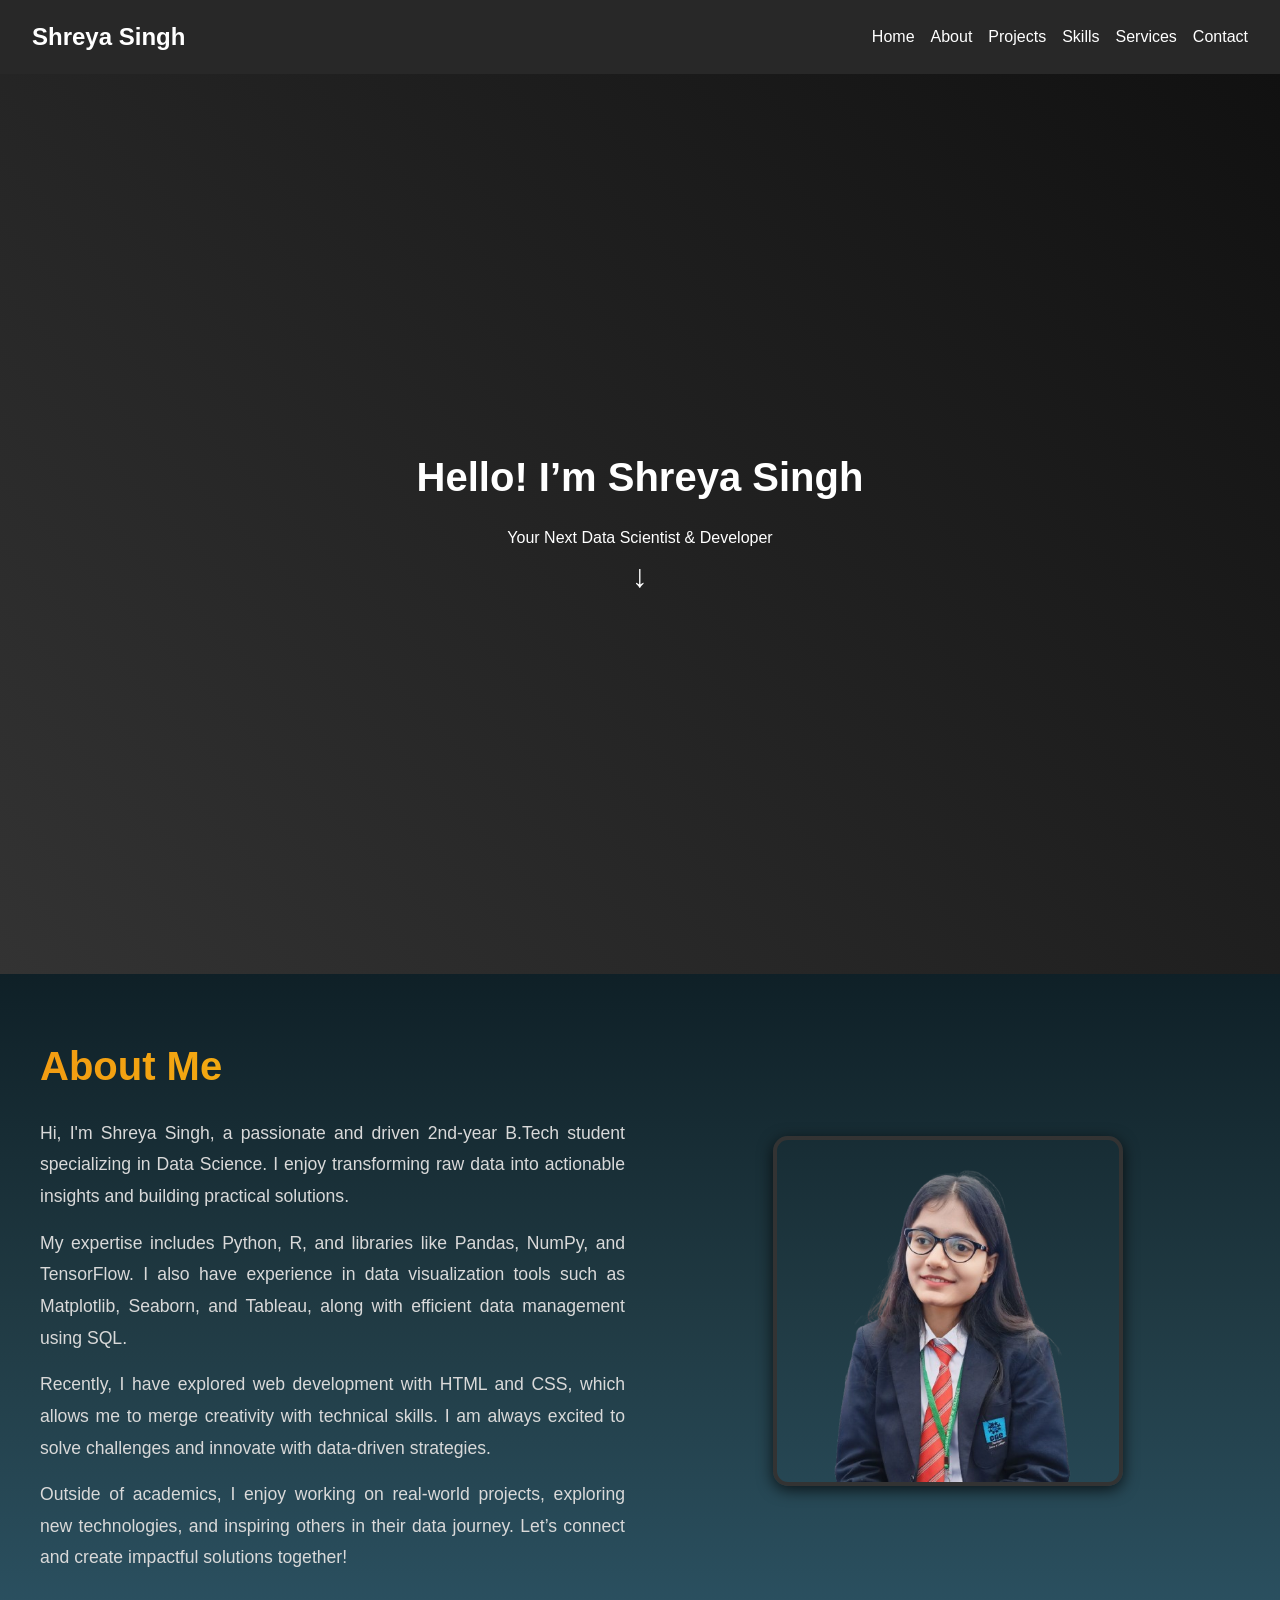
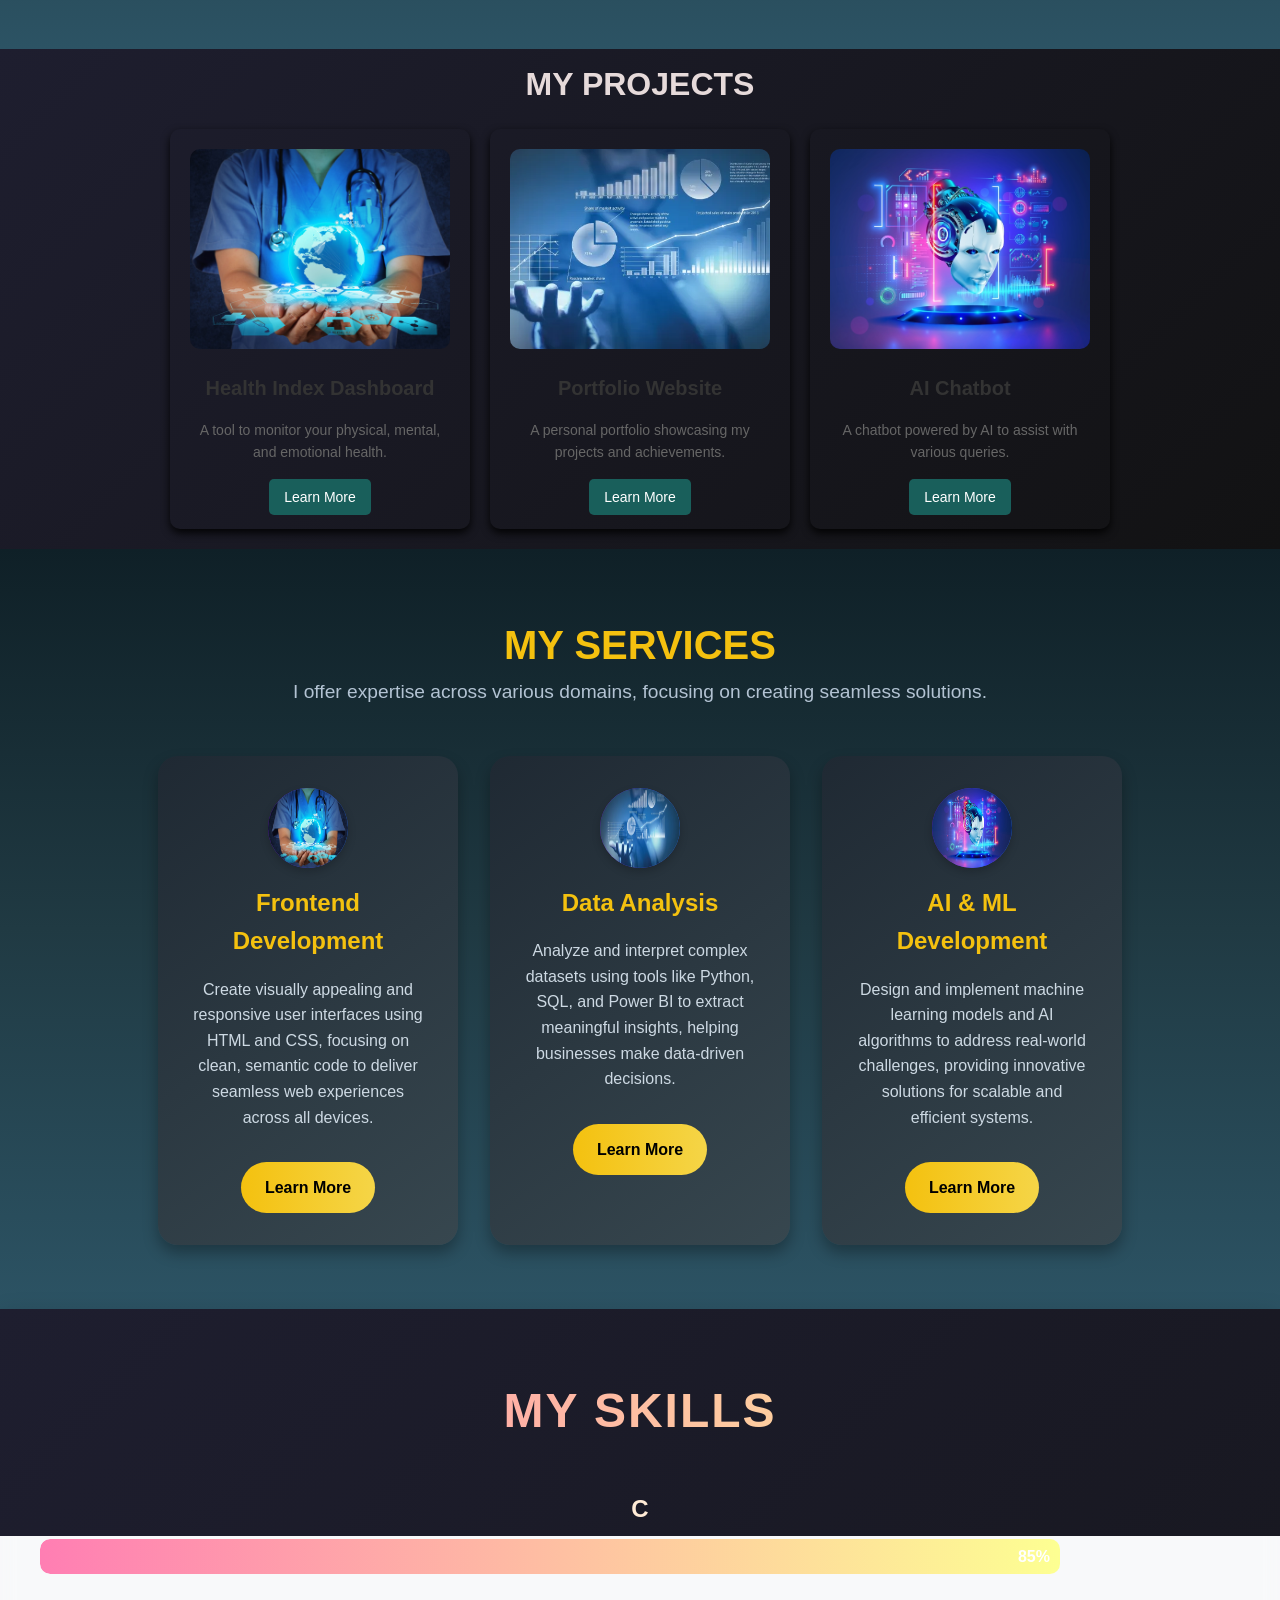
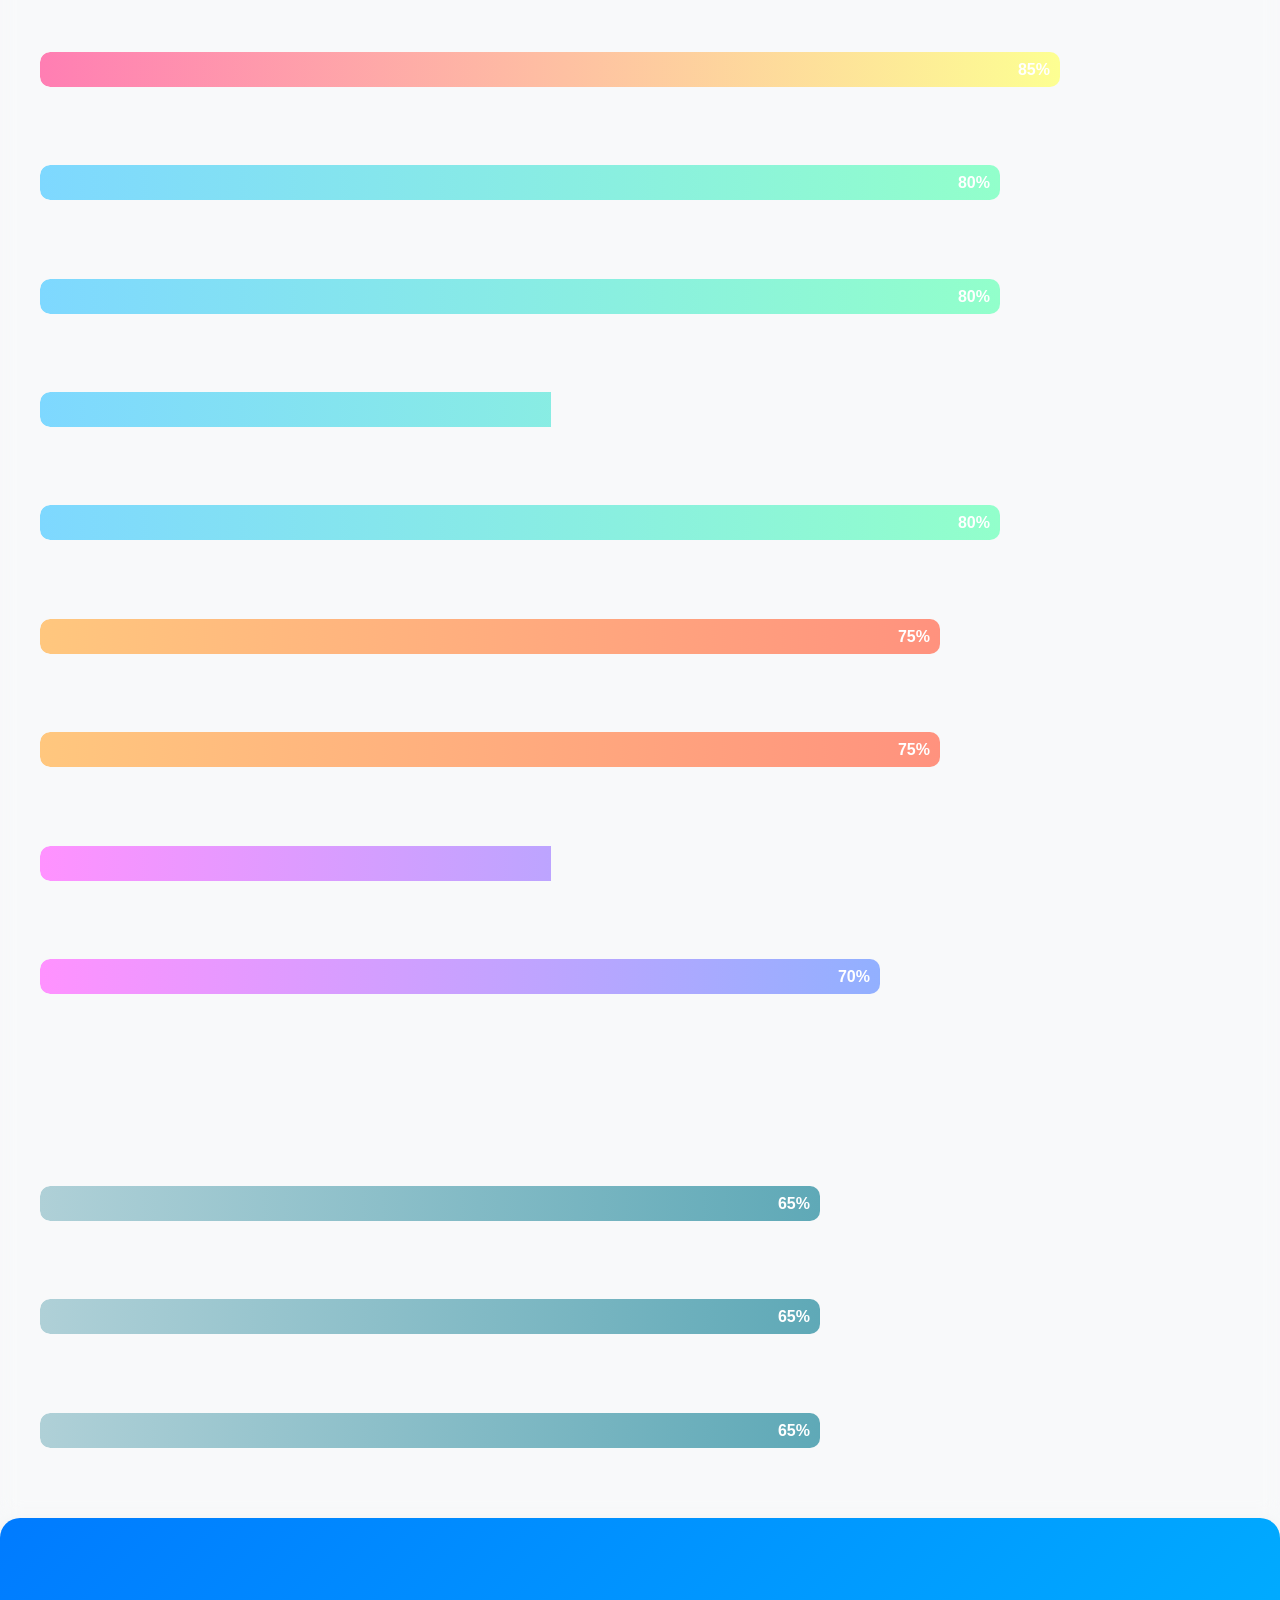
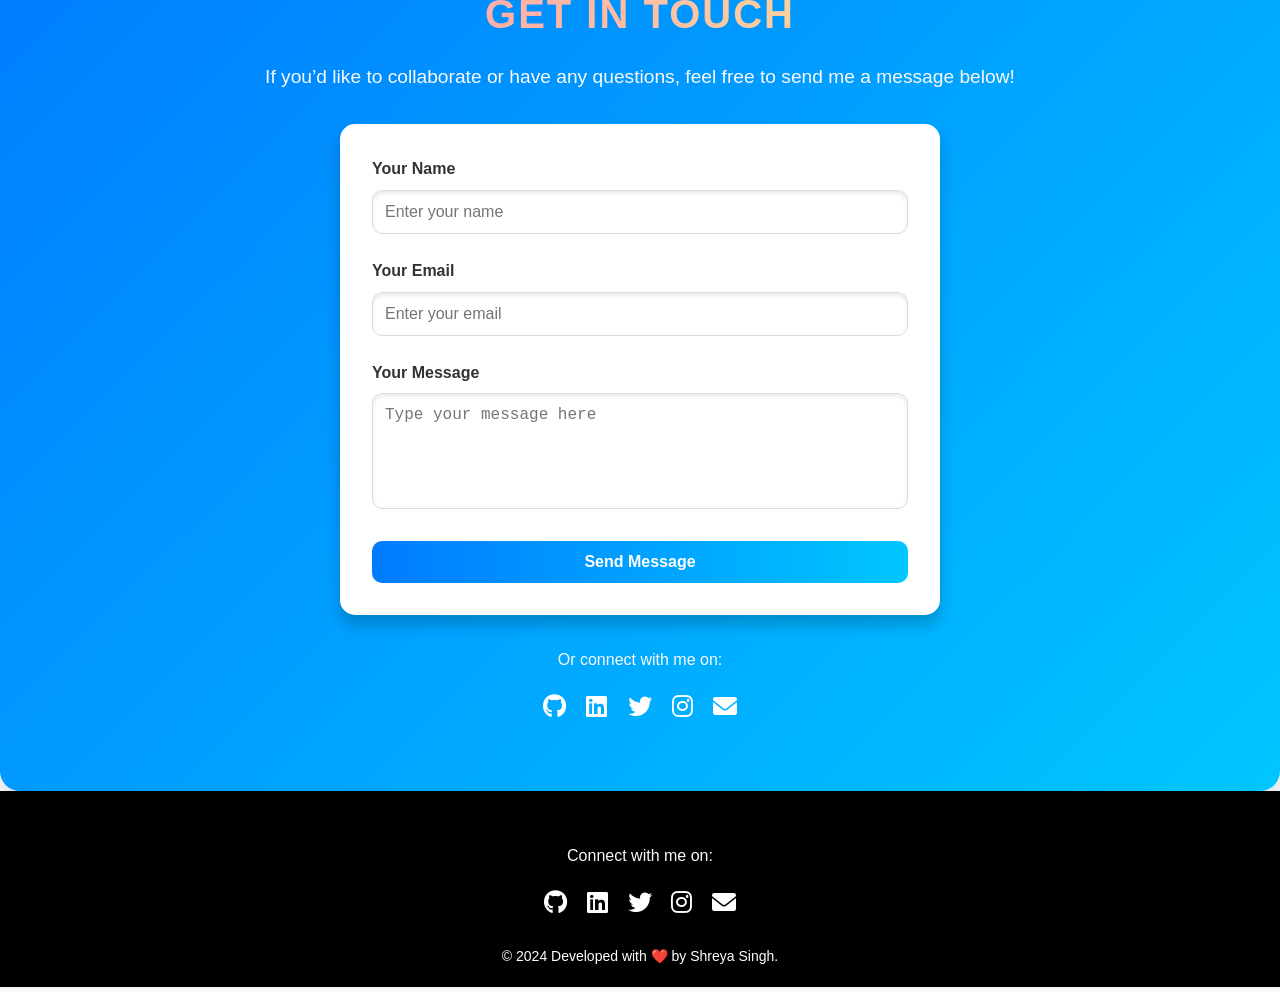
<file: index.html>
<!DOCTYPE html>
<html lang="en">
<head>
    <meta charset="UTF-8">
    <meta name="viewport" content="width=device-width, initial-scale=1.0">
    <title>Shreya Singh | Portfolio</title>
    <!-- Linking external stylesheet -->
    <link rel="stylesheet" href="./styles.css">
    <!-- Linking Font Awesome for icons -->
    <link rel="stylesheet" href="https://cdnjs.cloudflare.com/ajax/libs/font-awesome/6.0.0-beta3/css/all.min.css">
</head>
<body>

    <!-- Navbar Section -->
    <header class="navbar">
        <div class="logo">Shreya Singh</div>
    
        <input type="checkbox" id="menu-toggle" class="menu-toggle" />
        <label for="menu-toggle" class="hamburger">
            <span></span>
            <span></span>
            <span></span>
        </label>
    
        <nav class="nav-links">
            <a href="./index.html">Home</a>
            <a href="./about.html">About</a>
            <a href="./projects.html">Projects</a>
            <a href="./skills-section.html">Skills</a>
            <a href="./service.html">Services</a>
            <a href="./contact.html">Contact</a>
        </nav>
    </header>

    <!-- Hero Section -->
    <section class="hero">
        <h1>Hello! I’m Shreya Singh</h1>
        <p>Your Next Data Scientist & Developer</p>
        <div class="scroll-indicator">↓</div>
    </section>


    <!-- About Section -->
    <section id="about" class="about-section">
      <div class="about-container">
        <div class="about-text">
        <div class="section-header">
          <h2>About Me</h2>
        </div>
          <p>
            Hi, I'm Shreya Singh, a passionate and driven 2nd-year B.Tech student specializing in Data Science. I enjoy transforming raw data into actionable insights and building practical solutions.
          </p>
          <p>
            My expertise includes Python, R, and libraries like Pandas, NumPy, and TensorFlow. I also have experience in data visualization tools such as Matplotlib, Seaborn, and Tableau, along with efficient data management using SQL.
          </p>
          <p>
            Recently, I have explored web development with HTML and CSS, which allows me to merge creativity with technical skills. I am always excited to solve challenges and innovate with data-driven strategies.
          </p>
          <p>
            Outside of academics, I enjoy working on real-world projects, exploring new technologies, and inspiring others in their data journey. Let’s connect and create impactful solutions together!
          </p>
        </div>
        <div class="about-image">
          <img src="./pic shreya.png" alt="Shreya Singh">
        </div>
      </div>
    </section>

    <!-- Projects Section -->
    <section class="projects">
      <div class="project-card">
        <img src="./image3.png" alt="Health Index Dashboard" class="project-img">
        <h3>Health Index Dashboard</h3>
        <p>A tool to monitor your physical, mental, and emotional health.</p>
        <a href="#" class="btn">Learn More</a>
      </div>
      
      <div class="project-card">
        <img src="./image4.png" alt="Portfolio Website" class="project-img">
        <h3>Portfolio Website</h3>
        <p>A personal portfolio showcasing my projects and achievements.</p>
        <a href="#" class="btn">Learn More</a>
      </div>
    
      <div class="project-card">
        <img src="./image5.png" alt="AI Chatbot" class="project-img">
        <h3>AI Chatbot</h3>
        <p>A chatbot powered by AI to assist with various queries.</p>
        <a href="#" class="btn">Learn More</a>
      </div>
    </section>



   <!-- Services Section  -->
   <section class="services">
    <h2 class="section-title">MY SERVICES</h2>
    <p class="section-subtitle">I offer expertise across various domains, focusing on creating seamless solutions.</p>
    <div class="services-container">

      <!-- Frontend Development Card -->
      <div class="service-card">
        <div class="icon-container">
          <img src="./image3.png" alt="Frontend Development Icon" />
        </div>
        <h3>Frontend Development</h3>
        <p>Create visually appealing and responsive user interfaces using HTML and CSS, focusing on clean, semantic code to deliver seamless web experiences across all devices.</p>
        <a href="#skills-section" class="learn-more">Learn More</a>
      </div>
  
      <!-- Data Analysis Card -->
      <div class="service-card">
        <div class="icon-container">
          <img src="./image4.png" alt="Data Analysis Icon" />
        </div>
        <h3>Data Analysis</h3>
        <p>Analyze and interpret complex datasets using tools like Python, SQL, and Power BI to extract meaningful insights, helping businesses make data-driven decisions.</p>
        <a href="#skills-section" class="learn-more">Learn More</a>
      </div>
  
      <!-- AI & ML Development Card -->
      <div class="service-card">
        <div class="icon-container">
          <img src="./image5.png" alt="AI & ML Development Icon" />
        </div>
        <h3>AI & ML Development</h3>
        <p>Design and implement machine learning models and AI algorithms to address real-world challenges, providing innovative solutions for scalable and efficient systems.</p>
        <a href="#skills-section" class="learn-more">Learn More</a>
      </div>
    </div>
  </section>


    <!-- Skills Section -->
     <section id="skills-section" class="skills-section">
    <h2>My Skills</h2>

    <div class="skill-list">

        <!-- C -->
        <div class="skill-item">
            <h3>C</h3>
            <div class="skill-bar">
                <div class="skill-level" style="width: 85%;" data-percent="85">85%</div>
            </div>
        </div>

        <!-- Python -->
        <div class="skill-item">
            <h3>Python</h3>
            <div class="skill-bar">
                <div class="skill-level" style="width: 85%;" data-percent="85">85%</div>
            </div>
        </div>

        <!-- R Programming -->
        <div class="skill-item">
            <h3>R</h3>
            <div class="skill-bar">
                <div class="skill-level" style="width: 80%;" data-percent="80">80%</div>
            </div>
        </div>

        <!-- C++ -->
        <div class="skill-item">
            <h3>C++</h3>
            <div class="skill-bar">
                <div class="skill-level" style="width: 80%;" data-percent="80">80%</div>
            </div>
        </div>

        <!-- Numpy -->
        <div class="skill-item">
            <h3>Numpy</h3>
            <div class="skill-bar">
                <div class="skill-level" style="width: 80%;" data-percent="80">80%</div>
            </div>
        </div>

        <!-- Statistics -->
        <div class="skill-item">
            <h3>Statistics</h3>
            <div class="skill-bar">
                <div class="skill-level" style="width: 80%;" data-percent="80">80%</div>
            </div>
        </div>

        <!-- MySQL -->
        <div class="skill-item">
            <h3>MySQL</h3>
            <div class="skill-bar">
                <div class="skill-level" style="width: 75%;" data-percent="75">75%</div>
            </div>
        </div>

        <!-- Pandas -->
        <div class="skill-item">
            <h3>Pandas</h3>
            <div class="skill-bar">
                <div class="skill-level" style="width: 75%;" data-percent="75">75%</div>
            </div>
        </div>

        <!-- Problem Solving -->
        <div class="skill-item">
            <h3>Problem Solving</h3>
            <div class="skill-bar">
                <div class="skill-level" style="width: 70%;" data-percent="70">70%</div>
            </div>
        </div>

        <!-- ML -->
        <div class="skill-item">
            <h3>Machine Learning</h3>
            <div class="skill-bar">
                <div class="skill-level" style="width: 70%;" data-percent="70">70%</div>
            </div>
        </div>

        <!-- Matplotlib -->
        <div class="skill-item">
            <h3>Matplotlib</h3>
            <div class="skill-bar">
                <div class="skill-level" style="width: 70%;" data-percent="70">70%</div>
            </div>
        </div>

        <!-- HTML -->
        <div class="skill-item">
            <h3>HTML</h3>
            <div class="skill-bar">
                <div class="skill-level" style="width: 65%;" data-percent="65">65%</div>
            </div>
        </div>

        <!-- CSS -->
        <div class="skill-item">
            <h3>CSS</h3>
            <div class="skill-bar">
                <div class="skill-level" style="width: 65%;" data-percent="65">65%</div>
            </div>
        </div>

        <!-- AI -->
        <div class="skill-item">
            <h3>Artificial Intelligence</h3>
            <div class="skill-bar">
                <div class="skill-level" style="width: 65%;" data-percent="65">65%</div>
            </div>
        </div>
    </div>
</section>


<!-- Contact Section -->
<section id="contact" class="contact-section">
    <h2>Get In Touch</h2>
    <p>If you’d like to collaborate or have any questions, feel free to send me a message below!</p>
    
    <form class="contact-form" action="https://example.com/submit" method="post">
        <div class="form-group">
            <label for="name">Your Name</label>
            <input type="text" id="name" name="name" placeholder="Enter your name" required>
        </div>
        <div class="form-group">
            <label for="email">Your Email</label>
            <input type="email" id="email" name="email" placeholder="Enter your email" required>
        </div>
        <div class="form-group">
            <label for="message">Your Message</label>
            <textarea id="message" name="message" rows="5" placeholder="Type your message here" required></textarea>
        </div>
        <button type="submit" class="btn-submit">Send Message</button>
    </form>

    <!-- Social media links -->
    <div class="social-links">
        <p>Or connect with me on:</p>
        <a href="https://github.com/LearnerShreya" target="_blank"><i class="fab fa-github"></i></a>
        <a href="https://www.linkedin.com/in/shreya-singh-561a591a5" target="_blank"><i class="fab fa-linkedin"></i></a>
        <a href="https://x.com/shreya2singh25" target="_blank"><i class="fab fa-twitter"></i></a>
        <a href="https://www.instagram.com/shreya.singh.official.360" target="_blank"><i class="fab fa-instagram"></i></a>
        <a href="mailto:shreya.official.2.25@gmail.com" target="_blank"><i class="fas fa-envelope"></i></a>
    </div>
</section>


<!-- Footer Section -->
<footer>
        <!-- Social media links -->
        <div class="social-links">
            <p>Connect with me on:</p>
            <a href="https://github.com/LearnerShreya" target="_blank"><i class="fab fa-github"></i></a>
            <a href="https://www.linkedin.com/in/shreya-singh-561a591a5" target="_blank"><i class="fab fa-linkedin"></i></a>
            <a href="https://x.com/shreya2singh25" target="_blank"><i class="fab fa-twitter"></i></a>
            <a href="https://www.instagram.com/shreya.singh.official.360" target="_blank"><i class="fab fa-instagram"></i></a>
            <a href="mailto:shreya.official.2.25@gmail.com" target="_blank"><i class="fas fa-envelope"></i></a>
        </div>
    </section>
    <br>
    <p>© 2024 Developed with ❤️ by Shreya Singh.</p>
</footer>

</script>
</body>
</html>
</file>
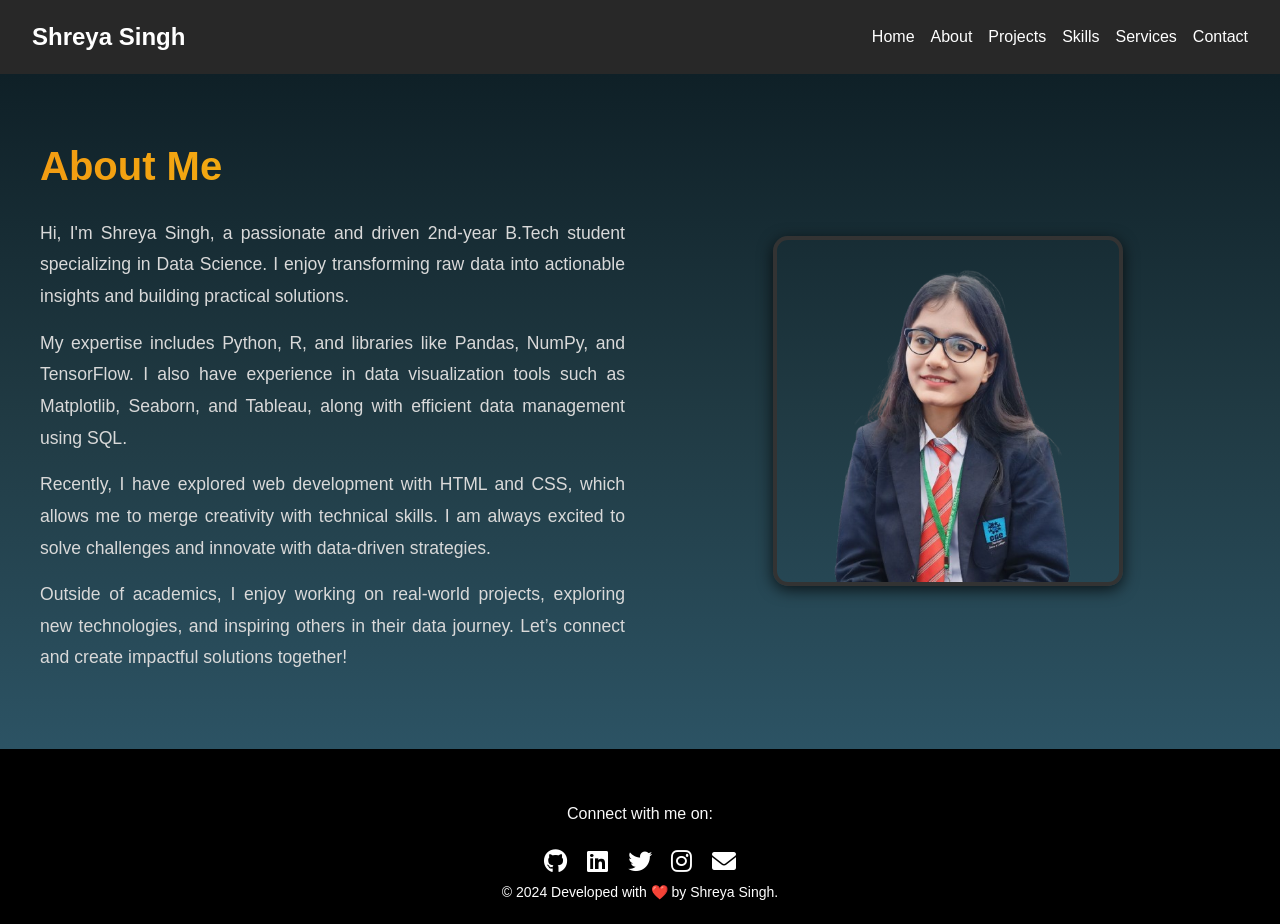
<file: about.html>
<!DOCTYPE html>
<html lang="en">
<head>
    <meta charset="UTF-8">
    <meta name="viewport" content="width=device-width, initial-scale=1.0">
    <title>Shreya Singh | Portfolio</title>
    <link rel="stylesheet" href="./styles.css">
    <link rel="stylesheet" href="https://cdnjs.cloudflare.com/ajax/libs/font-awesome/6.0.0-beta3/css/all.min.css">
</head>
<body>

    <!-- Navbar Section -->
    <header class="navbar">
        <div class="logo">Shreya Singh</div>
    
        <input type="checkbox" id="menu-toggle" class="menu-toggle" />
        <label for="menu-toggle" class="hamburger">
            <span></span>
            <span></span>
            <span></span>
        </label>
    
        <nav class="nav-links">
            <a href="./index.html">Home</a>
            <a href="./about.html">About</a>
            <a href="./projects.html">Projects</a>
            <a href="./skills-section.html">Skills</a>
            <a href="./service.html">Services</a>
            <a href="./contact.html">Contact</a>
        </nav>
    </header>

    <!-- About Section -->
    <section id="about" class="about-section">
        <div class="about-container">
          <div class="about-text">
          <div class="section-header">
            <h2>About Me</h2>
          </div>
            <p>
              Hi, I'm Shreya Singh, a passionate and driven 2nd-year B.Tech student specializing in Data Science. I enjoy transforming raw data into actionable insights and building practical solutions.
            </p>
            <p>
              My expertise includes Python, R, and libraries like Pandas, NumPy, and TensorFlow. I also have experience in data visualization tools such as Matplotlib, Seaborn, and Tableau, along with efficient data management using SQL.
            </p>
            <p>
              Recently, I have explored web development with HTML and CSS, which allows me to merge creativity with technical skills. I am always excited to solve challenges and innovate with data-driven strategies.
            </p>
            <p>
              Outside of academics, I enjoy working on real-world projects, exploring new technologies, and inspiring others in their data journey. Let’s connect and create impactful solutions together!
            </p>
          </div>
          <div class="about-image">
            <img src="./pic shreya.png" alt="Shreya Singh">
          </div>
        </div>
      </section>
      

    <!-- Footer Section -->
    <footer>
        <div class="social-links">
            <p>Connect with me on:</p>
            <a href="https://github.com/LearnerShreya" target="_blank"><i class="fab fa-github"></i></a>
            <a href="https://www.linkedin.com/in/shreya-singh-561a591a5" target="_blank"><i class="fab fa-linkedin"></i></a>
            <a href="https://x.com/shreya2singh25" target="_blank"><i class="fab fa-twitter"></i></a>
            <a href="https://www.instagram.com/shreya.singh.official.360" target="_blank"><i class="fab fa-instagram"></i></a>
            <a href="mailto:shreya.official.2.25@gmail.com" target="_blank"><i class="fas fa-envelope"></i></a>
        </div>
        <p>© 2024 Developed with ❤️ by Shreya Singh.</p>
    </footer>
</body>
</html>
</file>
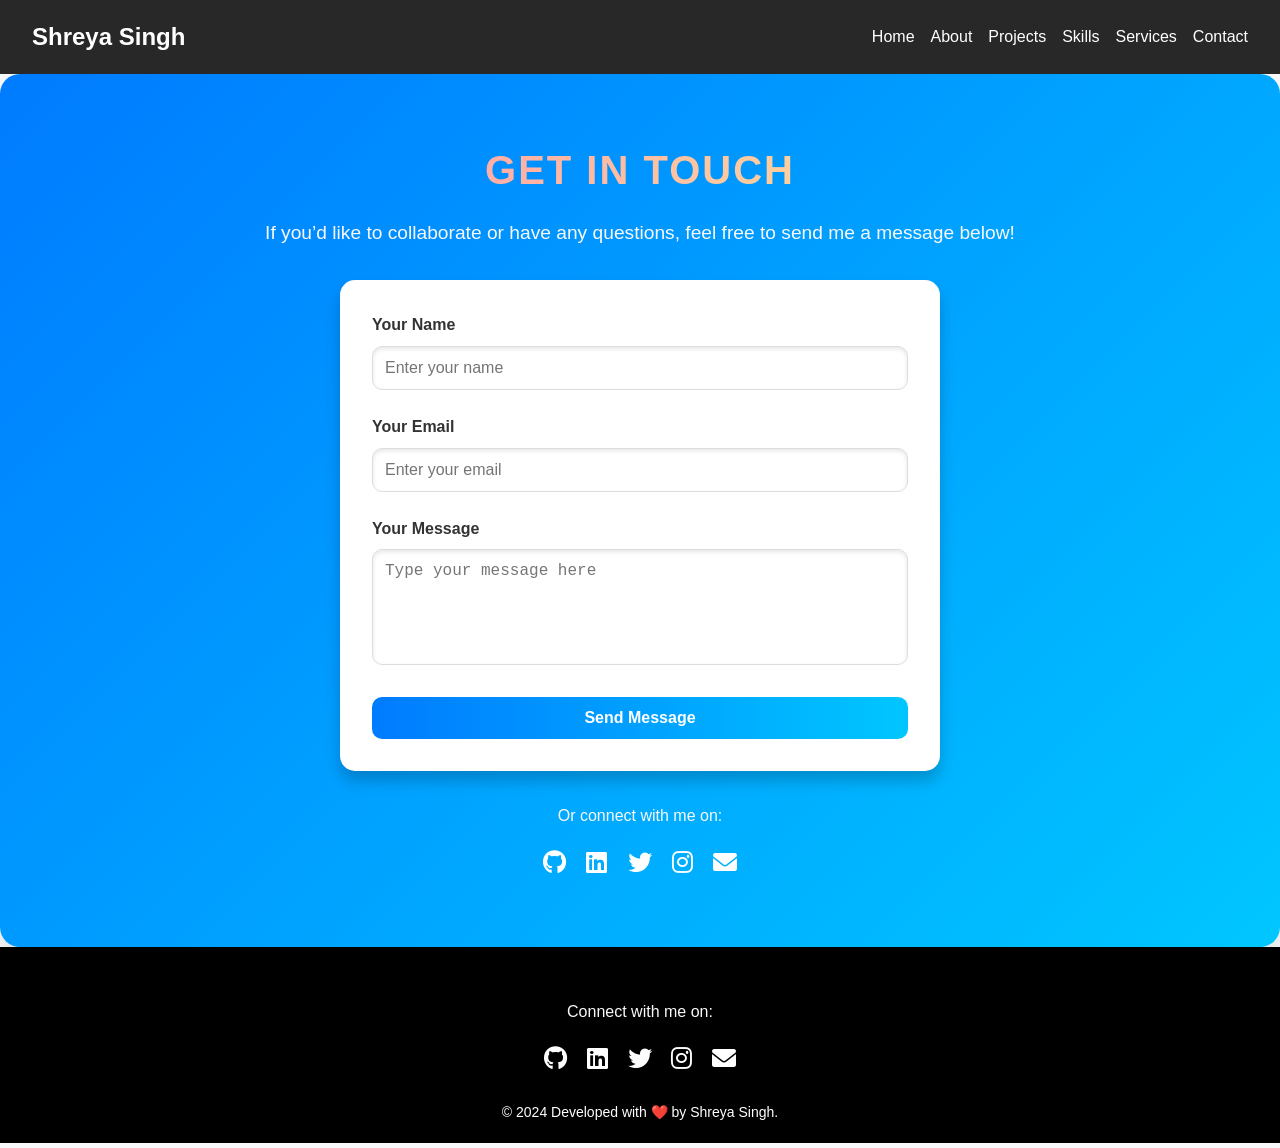
<file: contact.html>
<!DOCTYPE html>
<html lang="en">
<head>
    <meta charset="UTF-8">
    <meta name="viewport" content="width=device-width, initial-scale=1.0">
    <title>Shreya Singh | Portfolio</title>
    <!-- Linking external stylesheet -->
    <link rel="stylesheet" href="./styles.css">
    <!-- Linking Font Awesome for icons -->
    <link rel="stylesheet" href="https://cdnjs.cloudflare.com/ajax/libs/font-awesome/6.0.0-beta3/css/all.min.css">
</head>
<body>

    <!-- Navbar Section -->
    <header class="navbar">
        <div class="logo">Shreya Singh</div>
    
        <input type="checkbox" id="menu-toggle" class="menu-toggle" />
        <label for="menu-toggle" class="hamburger">
            <span></span>
            <span></span>
            <span></span>
        </label>
    
        <nav class="nav-links">
            <a href="./index.html">Home</a>
            <a href="./about.html">About</a>
            <a href="./projects.html">Projects</a>
            <a href="./skills-section.html">Skills</a>
            <a href="./service.html">Services</a>
            <a href="./contact.html">Contact</a>
        </nav>
    </header>
    

<!-- Contact Section -->
<section id="contact" class="contact-section">
    <h2>Get In Touch</h2>
    <p>If you’d like to collaborate or have any questions, feel free to send me a message below!</p>
    
    <form class="contact-form" action="https://example.com/submit" method="post">
        <div class="form-group">
            <label for="name">Your Name</label>
            <input type="text" id="name" name="name" placeholder="Enter your name" required>
        </div>
        <div class="form-group">
            <label for="email">Your Email</label>
            <input type="email" id="email" name="email" placeholder="Enter your email" required>
        </div>
        <div class="form-group">
            <label for="message">Your Message</label>
            <textarea id="message" name="message" rows="5" placeholder="Type your message here" required></textarea>
        </div>
        <button type="submit" class="btn-submit">Send Message</button>
    </form>

    <!-- Social media links -->
    <div class="social-links">
        <p>Or connect with me on:</p>
        <a href="https://github.com/LearnerShreya" target="_blank"><i class="fab fa-github"></i></a>
        <a href="https://www.linkedin.com/in/shreya-singh-561a591a5" target="_blank"><i class="fab fa-linkedin"></i></a>
        <a href="https://x.com/shreya2singh25" target="_blank"><i class="fab fa-twitter"></i></a>
        <a href="https://www.instagram.com/shreya.singh.official.360" target="_blank"><i class="fab fa-instagram"></i></a>
        <a href="mailto:shreya.official.2.25@gmail.com" target="_blank"><i class="fas fa-envelope"></i></a>
    </div>
</section>


<!-- Footer Section -->
<footer>
        <!-- Social media links -->
        <div class="social-links">
            <p>Connect with me on:</p>
            <a href="https://github.com/LearnerShreya" target="_blank"><i class="fab fa-github"></i></a>
            <a href="https://www.linkedin.com/in/shreya-singh-561a591a5" target="_blank"><i class="fab fa-linkedin"></i></a>
            <a href="https://x.com/shreya2singh25" target="_blank"><i class="fab fa-twitter"></i></a>
            <a href="https://www.instagram.com/shreya.singh.official.360" target="_blank"><i class="fab fa-instagram"></i></a>
            <a href="mailto:shreya.official.2.25@gmail.com" target="_blank"><i class="fas fa-envelope"></i></a>
        </div>
    </section>
    <br>
    <p>© 2024 Developed with ❤️ by Shreya Singh.</p>
</footer>
</body>
</html>
</file>
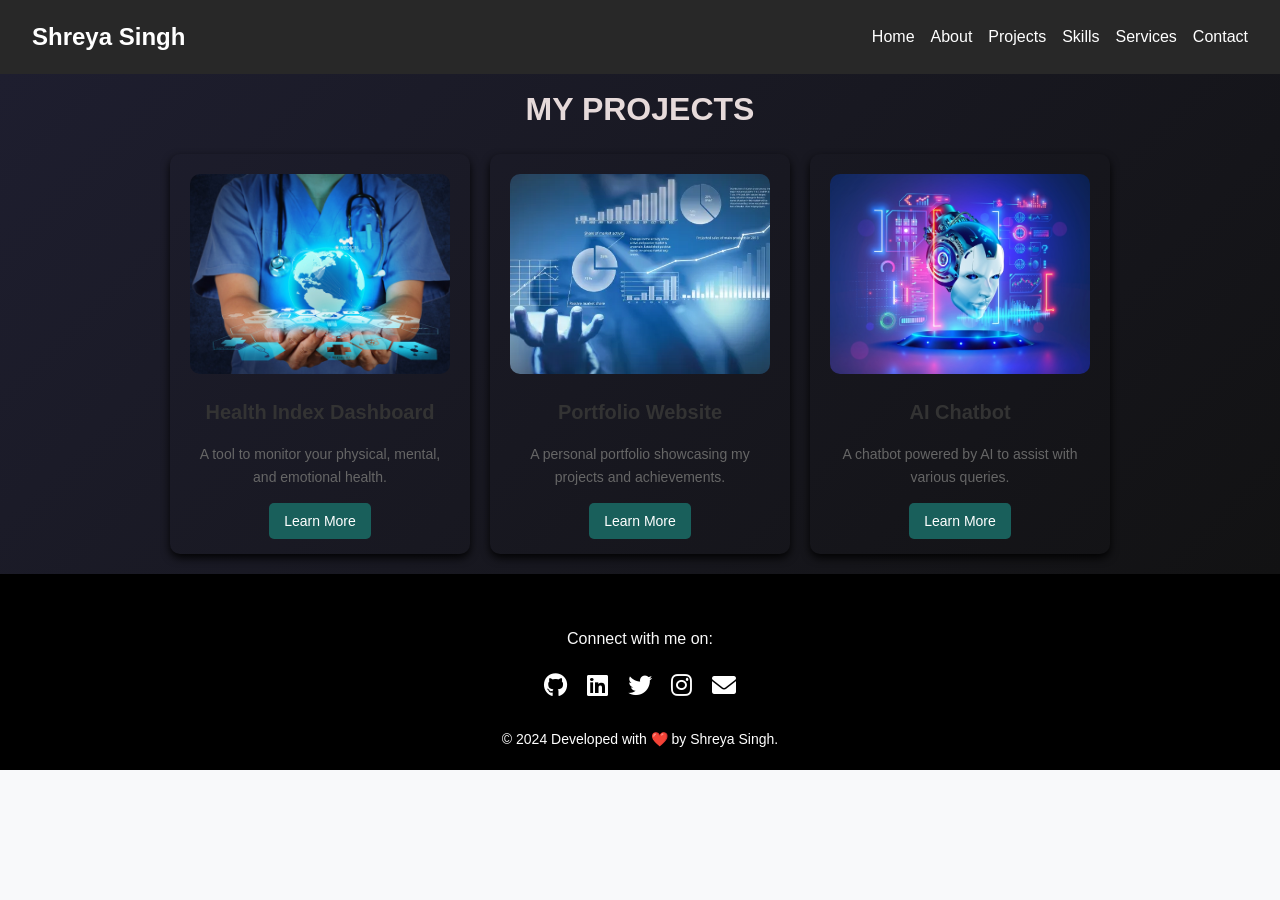
<file: projects.html>
<!DOCTYPE html>
<html lang="en">
<head>
    <meta charset="UTF-8">
    <meta name="viewport" content="width=device-width, initial-scale=1.0">
    <title>Shreya Singh | Portfolio</title>
    <!-- Linking external stylesheet -->
    <link rel="stylesheet" href="./styles.css">
    <!-- Linking Font Awesome for icons -->
    <link rel="stylesheet" href="https://cdnjs.cloudflare.com/ajax/libs/font-awesome/6.0.0-beta3/css/all.min.css">
</head>
<body>

        <!-- Navbar Section -->
        <header class="navbar">
            <div class="logo">Shreya Singh</div>
        
            <input type="checkbox" id="menu-toggle" class="menu-toggle" />
            <label for="menu-toggle" class="hamburger">
                <span></span>
                <span></span>
                <span></span>
            </label>
        
            <nav class="nav-links">
                <a href="./index.html">Home</a>
                <a href="./about.html">About</a>
                <a href="./projects.html">Projects</a>
                <a href="./skills-section.html">Skills</a>
                <a href="./service.html">Services</a>
                <a href="./contact.html">Contact</a>
            </nav>
        </header>


        <section id="projects" class="projects">
          <div class="project-card">
            <img src="./image3.png" alt="Health Index Dashboard" class="project-img">
            <h3>Health Index Dashboard</h3>
            <p>A tool to monitor your physical, mental, and emotional health.</p>
            <a href="#" class="btn">Learn More</a>
          </div>
          
          <div class="project-card">
            <img src="./image4.png" alt="Portfolio Website" class="project-img">
            <h3>Portfolio Website</h3>
            <p>A personal portfolio showcasing my projects and achievements.</p>
            <a href="#" class="btn">Learn More</a>
          </div>
        
          <div class="project-card">
            <img src="./image5.png" alt="AI Chatbot" class="project-img">
            <h3>AI Chatbot</h3>
            <p>A chatbot powered by AI to assist with various queries.</p>
            <a href="#" class="btn">Learn More</a>
          </div>
        </section>
        
    
  


<!-- Footer Section -->
<footer>
        <!-- Social media links -->
        <div class="social-links">
            <p>Connect with me on:</p>
            <a href="https://github.com/LearnerShreya" target="_blank"><i class="fab fa-github"></i></a>
            <a href="https://www.linkedin.com/in/shreya-singh-561a591a5" target="_blank"><i class="fab fa-linkedin"></i></a>
            <a href="https://x.com/shreya2singh25" target="_blank"><i class="fab fa-twitter"></i></a>
            <a href="https://www.instagram.com/shreya.singh.official.360" target="_blank"><i class="fab fa-instagram"></i></a>
            <a href="mailto:shreya.official.2.25@gmail.com" target="_blank"><i class="fas fa-envelope"></i></a>
        </div>
    </section>
    <br>
    <p>© 2024 Developed with ❤️ by Shreya Singh.</p>
</footer>

</body>
</html>
</file>
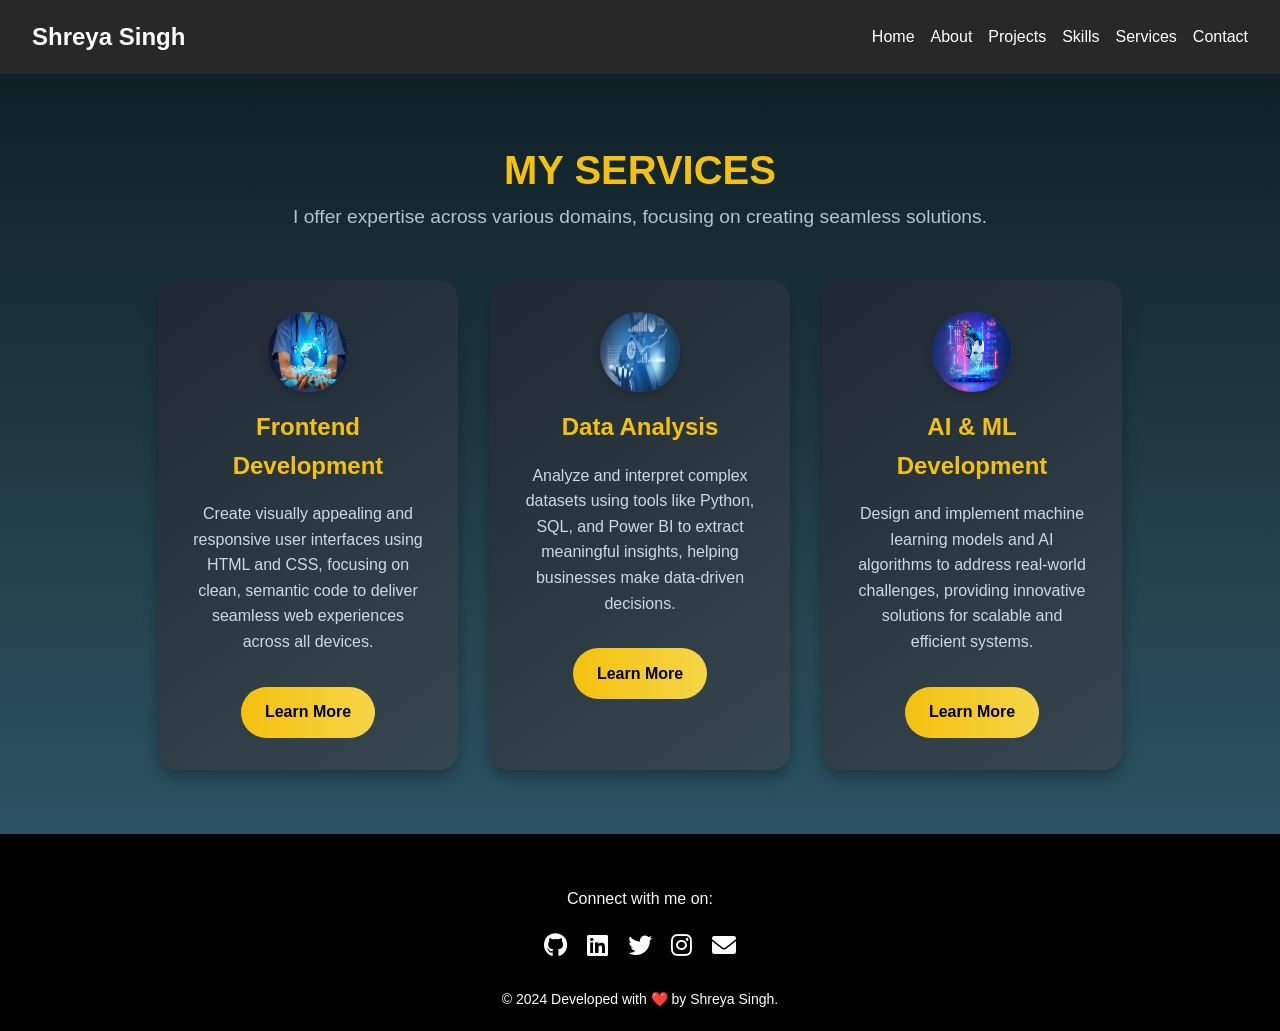
<file: service.html>
<!DOCTYPE html>
<html lang="en">
<head>
    <meta charset="UTF-8">
    <meta name="viewport" content="width=device-width, initial-scale=1.0">
    <title>Shreya Singh | Portfolio</title>
    <!-- Linking external stylesheet -->
    <link rel="stylesheet" href="./styles.css">
    <!-- Linking Font Awesome for icons -->
    <link rel="stylesheet" href="https://cdnjs.cloudflare.com/ajax/libs/font-awesome/6.0.0-beta3/css/all.min.css">
</head>
<body>

        <!-- Navbar Section -->
        <header class="navbar">
            <div class="logo">Shreya Singh</div>
        
            <input type="checkbox" id="menu-toggle" class="menu-toggle" />
            <label for="menu-toggle" class="hamburger">
                <span></span>
                <span></span>
                <span></span>
            </label>
        
            <nav class="nav-links">
                <a href="./index.html">Home</a>
                <a href="./about.html">About</a>
                <a href="./projects.html">Projects</a>
                <a href="./skills-section.html">Skills</a>
                <a href="./service.html">Services</a>
                <a href="./contact.html">Contact</a>
            </nav>
        </header>


        <!-- Services Section  -->
        <section class="services">
            <h2 class="section-title">MY SERVICES</h2>
            <p class="section-subtitle">I offer expertise across various domains, focusing on creating seamless solutions.</p>
            <div class="services-container">

              <!-- Frontend Development Card -->
              <div class="service-card">
                <div class="icon-container">
                  <img src="./image3.png" alt="Frontend Development Icon" />
                </div>
                <h3>Frontend Development</h3>
                <p>Create visually appealing and responsive user interfaces using HTML and CSS, focusing on clean, semantic code to deliver seamless web experiences across all devices.</p>
                <a href="#" class="learn-more">Learn More</a>
              </div>
          
              <!-- Data Analysis Card -->
              <div class="service-card">
                <div class="icon-container">
                  <img src="./image4.png" alt="Data Analysis Icon" />
                </div>
                <h3>Data Analysis</h3>
                <p>Analyze and interpret complex datasets using tools like Python, SQL, and Power BI to extract meaningful insights, helping businesses make data-driven decisions.</p>
                <a href="#" class="learn-more">Learn More</a>
              </div>
          
              <!-- AI & ML Development Card -->
              <div class="service-card">
                <div class="icon-container">
                  <img src="./image5.png" alt="AI & ML Development Icon" />
                </div>
                <h3>AI & ML Development</h3>
                <p>Design and implement machine learning models and AI algorithms to address real-world challenges, providing innovative solutions for scalable and efficient systems.</p>
                <a href="#" class="learn-more">Learn More</a>
              </div>
            </div>
          </section>
          
        



<!-- Footer Section -->
<footer>
        <!-- Social media links -->
        <div class="social-links">
            <p>Connect with me on:</p>
            <a href="https://github.com/LearnerShreya" target="_blank"><i class="fab fa-github"></i></a>
            <a href="https://www.linkedin.com/in/shreya-singh-561a591a5" target="_blank"><i class="fab fa-linkedin"></i></a>
            <a href="https://x.com/shreya2singh25" target="_blank"><i class="fab fa-twitter"></i></a>
            <a href="https://www.instagram.com/shreya.singh.official.360" target="_blank"><i class="fab fa-instagram"></i></a>
            <a href="mailto:shreya.official.2.25@gmail.com" target="_blank"><i class="fas fa-envelope"></i></a>
        </div>
    </section>
    <br>
    <p>© 2024 Developed with ❤️ by Shreya Singh.</p>
</footer>

</body>
</html>
</file>
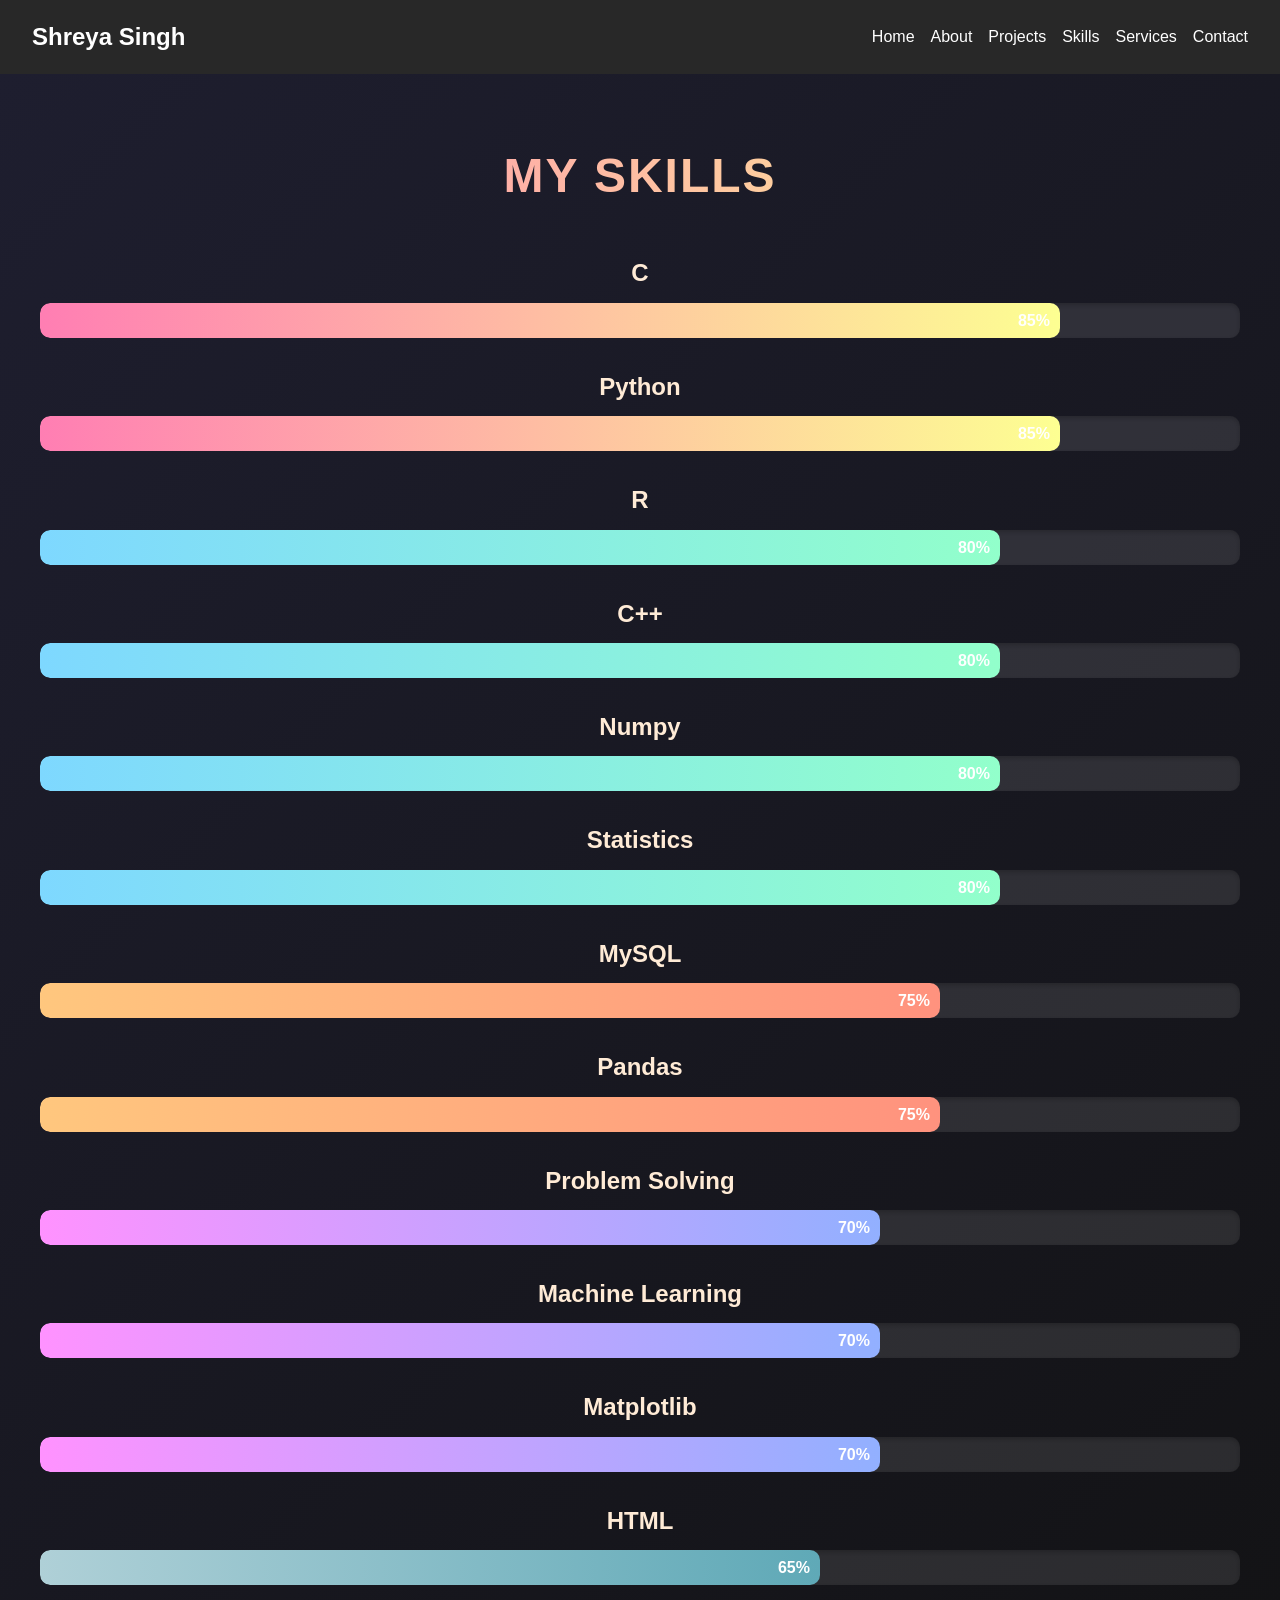
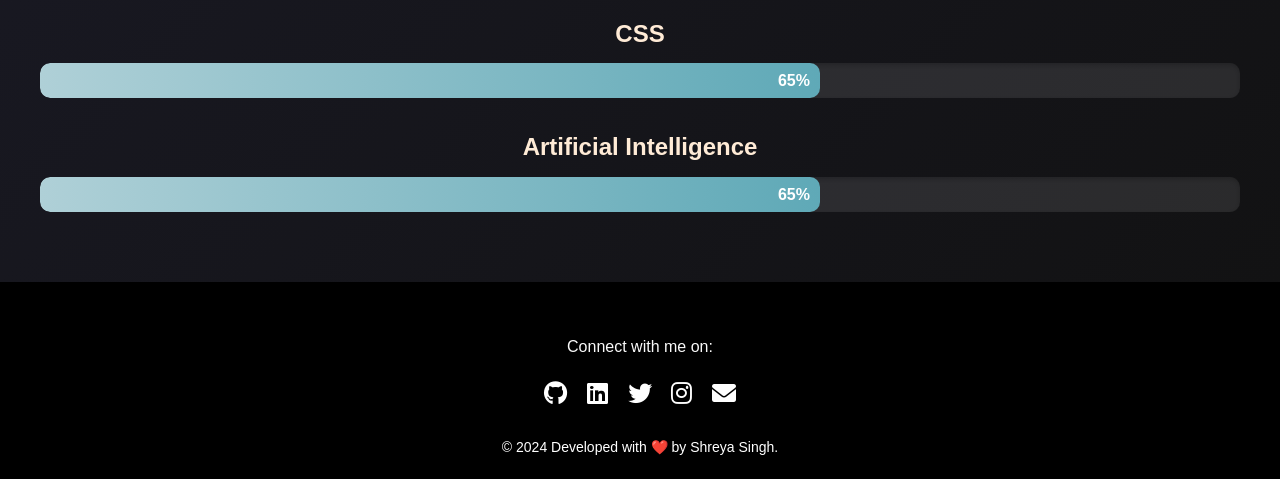
<file: skills-section.html>
<!DOCTYPE html>
<html lang="en">
<head>
    <meta charset="UTF-8">
    <meta name="viewport" content="width=device-width, initial-scale=1.0">
    <title>Shreya Singh | Portfolio</title>
    <!-- Linking external stylesheet -->
    <link rel="stylesheet" href="./styles.css">
    <!-- Linking Font Awesome for icons -->
    <link rel="stylesheet" href="https://cdnjs.cloudflare.com/ajax/libs/font-awesome/6.0.0-beta3/css/all.min.css">
</head>
<body>

    <!-- Navbar Section -->
    <header class="navbar">
        <div class="logo">Shreya Singh</div>
    
        <input type="checkbox" id="menu-toggle" class="menu-toggle" />
        <label for="menu-toggle" class="hamburger">
            <span></span>
            <span></span>
            <span></span>
        </label>
    
        <nav class="nav-links">
            <a href="./index.html">Home</a>
            <a href="./about.html">About</a>
            <a href="./projects.html">Projects</a>
            <a href="./skills-section.html">Skills</a>
            <a href="./service.html">Services</a>
            <a href="./contact.html">Contact</a>
        </nav>
    </header>


    <!-- Skills Section -->
     <section id="skills-section" class="skills-section">
    <h2>My Skills</h2>

    <div class="skill-list">

        <!-- C -->
        <div class="skill-item">
            <h3>C</h3>
            <div class="skill-bar">
                <div class="skill-level" style="width: 85%;" data-percent="85">85%</div>
            </div>
        </div>

        <!-- Python -->
        <div class="skill-item">
            <h3>Python</h3>
            <div class="skill-bar">
                <div class="skill-level" style="width: 85%;" data-percent="85">85%</div>
            </div>
        </div>

        <!-- R Programming -->
        <div class="skill-item">
            <h3>R</h3>
            <div class="skill-bar">
                <div class="skill-level" style="width: 80%;" data-percent="80">80%</div>
            </div>
        </div>

        <!-- C++ -->
        <div class="skill-item">
            <h3>C++</h3>
            <div class="skill-bar">
                <div class="skill-level" style="width: 80%;" data-percent="80">80%</div>
            </div>
        </div>

        <!-- Numpy -->
        <div class="skill-item">
            <h3>Numpy</h3>
            <div class="skill-bar">
                <div class="skill-level" style="width: 80%;" data-percent="80">80%</div>
            </div>
        </div>

        <!-- Statistics -->
        <div class="skill-item">
            <h3>Statistics</h3>
            <div class="skill-bar">
                <div class="skill-level" style="width: 80%;" data-percent="80">80%</div>
            </div>
        </div>

        <!-- MySQL -->
        <div class="skill-item">
            <h3>MySQL</h3>
            <div class="skill-bar">
                <div class="skill-level" style="width: 75%;" data-percent="75">75%</div>
            </div>
        </div>

        <!-- Pandas -->
        <div class="skill-item">
            <h3>Pandas</h3>
            <div class="skill-bar">
                <div class="skill-level" style="width: 75%;" data-percent="75">75%</div>
            </div>
        </div>

        <!-- Problem Solving -->
        <div class="skill-item">
            <h3>Problem Solving</h3>
            <div class="skill-bar">
                <div class="skill-level" style="width: 70%;" data-percent="70">70%</div>
            </div>
        </div>

        <!-- ML -->
        <div class="skill-item">
            <h3>Machine Learning</h3>
            <div class="skill-bar">
                <div class="skill-level" style="width: 70%;" data-percent="70">70%</div>
            </div>
        </div>

        <!-- Matplotlib -->
        <div class="skill-item">
            <h3>Matplotlib</h3>
            <div class="skill-bar">
                <div class="skill-level" style="width: 70%;" data-percent="70">70%</div>
            </div>
        </div>

        <!-- HTML -->
        <div class="skill-item">
            <h3>HTML</h3>
            <div class="skill-bar">
                <div class="skill-level" style="width: 65%;" data-percent="65">65%</div>
            </div>
        </div>

        <!-- CSS -->
        <div class="skill-item">
            <h3>CSS</h3>
            <div class="skill-bar">
                <div class="skill-level" style="width: 65%;" data-percent="65">65%</div>
            </div>
        </div>

        <!-- AI -->
        <div class="skill-item">
            <h3>Artificial Intelligence</h3>
            <div class="skill-bar">
                <div class="skill-level" style="width: 65%;" data-percent="65">65%</div>
            </div>
        </div>
    </div>
</section>

<!-- Footer Section -->
<footer>
        <!-- Social media links -->
        <div class="social-links">
            <p>Connect with me on:</p>
            <a href="https://github.com/LearnerShreya" target="_blank"><i class="fab fa-github"></i></a>
            <a href="https://www.linkedin.com/in/shreya-singh-561a591a5" target="_blank"><i class="fab fa-linkedin"></i></a>
            <a href="https://x.com/shreya2singh25" target="_blank"><i class="fab fa-twitter"></i></a>
            <a href="https://www.instagram.com/shreya.singh.official.360" target="_blank"><i class="fab fa-instagram"></i></a>
            <a href="mailto:shreya.official.2.25@gmail.com" target="_blank"><i class="fas fa-envelope"></i></a>
        </div>
    </section>
    <br>
    <p>© 2024 Developed with ❤️ by Shreya Singh.</p>
</footer>
</body>
</html>
</file>
<file: styles.css>
/* =======================
   General Reset and Global Styles
======================= */
* {
    margin: 0; 
    padding: 0; 
    box-sizing: border-box; 
}

body {
    font-family: Arial, sans-serif;
    color: #333; 
    /* background-color: #1e1e1e; */
    line-height: 1.6; 
    background-color: #f8f9fa; 
}

/* =======================
   Navbar Styles
======================= */

.navbar {
    background-color: #282828;
    color: white;
    display: flex;
    justify-content: space-between;
    align-items: center;
    padding: 1rem 2rem;
    position: sticky;
    top: 0;
    z-index: 1000;
}

.logo {
    font-size: 1.5rem;
    font-weight: bold;
    color: #fff;
}

.nav-links {
    display: flex;
    gap: 1rem;
}

.nav-links a {
    color: white;
    text-decoration: none;
    font-size: 1rem;
    transition: color 0.3s ease;
}

.nav-links a:hover {
    color: #007bff;
}



/* =======================
   Hamburger menu
======================= */

.menu-toggle {
    display: none;
}

.hamburger {
    display: none;
    flex-direction: column;
    gap: 0.4rem;
    cursor: pointer;
}

.hamburger span {
    background-color: white;
    height: 3px;
    width: 25px;
    border-radius: 2px;
    transition: 0.3s ease;
}

/* Toggle navigation visibility */
.menu-toggle:checked ~ .nav-links {
    display: flex;
    flex-direction: column;
    position: absolute;
    top: 100%;
    right: 0;
    background-color: #282828;
    width: 100%;
    text-align: center;
    padding: 1rem 0;
    z-index: 999;
}

.nav-links a {
    padding: 0.5rem 0;
}

/* Rotate spans for an animated "X" when menu is open */
.menu-toggle:checked + .hamburger span:nth-child(1) {
    transform: rotate(45deg) translate(5px, 5px);
}

.menu-toggle:checked + .hamburger span:nth-child(2) {
    opacity: 0;
}

.menu-toggle:checked + .hamburger span:nth-child(3) {
    transform: rotate(-45deg) translate(5px, -5px);
}

/* Responsive styles */
@media (max-width: 768px) {
    .hamburger {
        display: flex;
    }

    .nav-links {
        display: none; 
    }
}



/* =======================
   Hero Section Styles
======================= */
.hero {
    display: flex;
    flex-direction: column;
    justify-content: center;
    align-items: center;
    height: 100vh;
    background: linear-gradient(45deg, #333, #111);
    color: white;
    text-align: center;
    animation: fadeIn 2s ease-in-out;
}

.hero h1 {
    font-size: 2.5rem;
    margin-bottom: 1rem;
}

.scroll-indicator {
    font-size: 2rem;
    /* margin-top: 1rem; */
    animation: bounce 2s infinite;
}


/* =======================
   About Section Styles
======================= */
  .about-section {
    padding: 60px 20px;
    /* background: linear-gradient(135deg, #282828, #181818); */
    background: linear-gradient(to bottom, #0f2027, #203a43, #2c5364);
    display: flex;
    justify-content: center;
    align-items: center;
  }
  
  .about-container {
    display: flex;
    flex-wrap: wrap;
    max-width: 1200px;
    align-items: center;
    gap: 30px;
  }
  
  /* Text Styling */
  .about-text {
    flex: 1;
    min-width: 300px;
  }
  
  .about-text h2 {
    font-size: 2.5rem;
    margin-bottom: 20px;
    background: linear-gradient(90deg, #f39c12, #f1c40f);
    -webkit-background-clip: text;
    -webkit-text-fill-color: transparent;
    text-align: left;
  }

  
  
  .about-text p {
    font-size: 1.1rem;
    line-height: 1.8;
    margin-bottom: 15px;
    color: #d9d9d9;
    text-align: justify;
  }
  
  /* Image Styling */
  .about-image {
    flex: 1;
    min-width: 300px;
    display: flex;
    justify-content: center;
  }
  
  .about-image img {
    width: 100%;
    max-width: 350px;
    border-radius: 15px;
    border: 4px solid #333;
    box-shadow: 0 4px 15px rgba(0, 0, 0, 0.7);
    transition: transform 0.4s ease, box-shadow 0.4s ease;
  }
  
  .about-image img:hover {
    transform: scale(1.1);
    box-shadow: 0 8px 25px rgba(0, 0, 0, 0.9);
  }
  
  /* Responsive Design */
  @media screen and (max-width: 768px) {
    .about-container {
      flex-direction: column;
      text-align: center;
    }
  
    .about-text h2 {
      font-size: 2rem;
    }
  
    .about-text p {
      font-size: 1rem;
    }
  
    .about-image img {
      max-width: 300px;
    }
  }
  

/* =======================
   Projects Section Styles
======================= */

/* General Styling for Project Section */
.projects {
    display: flex;
    flex-wrap: wrap;
    justify-content: center;
    gap: 20px;
    padding: 20px;
    background: linear-gradient(135deg, #1e1e2f, #121213);
    position: relative;
}

/* Heading for Projects Section */
.projects::before {
    content: "My Projects";
    position: absolute;
    top: 10px;
    width: 100%;
    text-align: center;
    font-size: 2rem;
    font-weight: bold;
    color: #e6dada;
    text-transform: uppercase;
    margin-bottom: 30px;
}

/* Individual Project Card Styling */
.project-card {
    background-color: linear-gradient(to bottom, #2b6a86, #438fa9, #2c5364);
    width: 100%;
    max-width: 300px;
    border-radius: 10px;
    box-shadow: 0 4px 8px rgba(0, 0, 0, 0.9);
    text-align: center;
    padding: 20px;
    transition: transform 0.3s ease, box-shadow 0.3s ease;
    margin-top: 60px; /* Added spacing for heading */
}

/* Hover Effect on Project Cards */
.project-card:hover {
    transform: translateY(-5px);
    box-shadow: 0 8px 16px rgba(0, 0, 0, 0.2);
}

/* Project Image Styling */
.project-img {
    width: 100%;
    height: 200px;
    object-fit: cover;
    border-radius: 10px;
}

/* Project Title Styling */
.project-card h3 {
    margin: 15px 0;
    font-size: 20px;
    color: #333;
}

/* Project Description Styling */
.project-card p {
    color: #666;
    font-size: 14px;
    margin-bottom: 20px;
}

/* Learn More Button Styling */
.btn {
    text-decoration: none;
    background-color: #195f5b;
    color: #fff;
    padding: 10px 15px;
    border-radius: 5px;
    font-size: 14px;
    transition: background-color 0.3s ease;
}

/* Hover Effect on Learn More Button */
.btn:hover {
    background-color: #073b2e;
}

/* Responsive Design for Mobile & Tablets */
@media (max-width: 1024px) {
    .project-card {
        width: 48%; /* Two cards per row on tablets */
    }
}

@media (max-width: 768px) {
    .project-card {
        width: 100%; /* One card per row on mobile */
    }

    /* Padding adjustments for smaller screens */
    .projects {
        padding: 10px;
    }

    .projects::before {
        font-size: 1.8rem;
    }

    .project-card h3 {
        font-size: 18px;
    }

    .project-card p {
        font-size: 12px;
    }

    .btn {
        padding: 8px 12px;
        font-size: 12px;
    }
}

@media (max-width: 480px) {
    .project-card {
        padding: 15px;
    }

    .project-img {
        height: 180px;
    }

    .projects::before {
        font-size: 1.5rem;
    }
}



/* =======================
   Skills Section Styles
======================= */

#skills-section {
    font-family: 'Arial', sans-serif;
    /* background-color: #1c1c1c; */
    background: linear-gradient(135deg, #1e1e2f, #121213);
    max-width: 100%;
    margin: auto;
    color: #f5f5f5;
    line-height: 1.6;
}

/* Skills Section */
.skills-section {
    max-width: 85%;
    margin: auto;
    padding: 40px;
    background: rgba(255, 255, 255, 0.1);
    backdrop-filter: blur(10px);
    /* border-radius: 20px; */
    box-shadow: 0 8px 24px rgba(0, 0, 0, 0.2);
    text-align: center;
}

.skills-section h2 {
    padding: 1.5rem;
    font-size: 3rem;
    margin-bottom: 1rem;
    text-transform: uppercase;
    letter-spacing: 2px;
    background: linear-gradient(90deg, #ff7eb3, #fdff92);
    -webkit-background-clip: text;
    -webkit-text-fill-color: transparent;
}

/* Skill Item */
.skill-item {
    margin-bottom: 30px;
}

.skill-item h3 {
    font-size: 1.5rem;
    margin-bottom: 10px;
    color: #ffebd6;
}

/* Skill Bar */
.skill-bar {
    position: relative;
    width: 100%;
    height: 35px;
    background: rgba(255, 255, 255, 0.1);
    border-radius: 10px;
    overflow: hidden;
    box-shadow: inset 0 2px 4px rgba(0, 0, 0, 0.2);
    transition: all 0.5s ease;
}

/* Skill Level */
.skill-level {
    height: 100%;
    text-align: right;
    padding-right: 10px;
    font-size: 1rem;
    line-height: 35px;
    font-weight: bold;
    color: #fff;
    border-radius: 10px;
    animation: growSkill 2.5s ease-in-out forwards;
    position: relative;
}

/* Colorful Gradients for Skill Levels */
.skill-level[data-percent="85"] {
    background: linear-gradient(90deg, #ff7eb3, #fdff92);
    width: 85%;
}

.skill-level[data-percent="80"] {
    background: linear-gradient(90deg, #7ed8ff, #92ffcb);
    width: 80%;
}

.skill-level[data-percent="75"] {
    background: linear-gradient(90deg, #ffc77e, #ff927e);
    width: 75%;
}

.skill-level[data-percent="70"] {
    background: linear-gradient(90deg, #ff92ff, #92b0ff);
    width: 70%;
}

.skill-level[data-percent="65"] {
    background: linear-gradient(90deg, #afd0d7, #5fa9b7);
    width: 65%;
}

/* Animation for Skill Bar Growth */
@keyframes growSkill {
    from {
        width: 0;
    }
    to {
        width: attr(data-percent)%;
    }
}

/* Responsive Design */
@media (max-width: 768px) {
    .skills-section {
        max-width: 90%;
        padding: 30px;
    }

    .skill-item h3 {
        font-size: 1.3rem;
    }

    .skill-bar {
        height: 30px;
    }

    .skill-level {
        font-size: 0.9rem;
    }
}


/* Animations */
@keyframes fadeIn {
    from { opacity: 0; }
    to { opacity: 1; }
}

@keyframes bounce {
    0%, 100% { transform: translateY(0); }
    50% { transform: translateY(-10px); }
}

/* Responsive Design */
@media (max-width: 768px) {
    .navbar {
        flex-direction: column;
    }
    .about-content {
        flex-direction: column;
        text-align: center;
    }
    .project-card {
        flex: 1 1 100%;
    }
    .hero h1 {
        font-size: 2rem;
    }
    .skills-section h2 {
        font-size: 2rem;
    }
    .skill-item h3 {
        font-size: 1.2rem;
    }
    .contact-form {
        padding: 1rem;
    }
}

/* =======================
   Contact Section Styles
======================= */

.contact-section {
    background: linear-gradient(135deg, #007bff, #00c6ff);
    color: white;
    padding: 4rem 2rem;
    text-align: center;
    border-radius: 20px;
    box-shadow: 0 10px 20px rgba(0, 0, 0, 0.1);
}

.contact-section h2 {
    font-size: 2.5rem;
    margin-bottom: 1rem;
    text-transform: uppercase;
    letter-spacing: 2px;
    background: linear-gradient(90deg, #ff7eb3, #fdff92);
    -webkit-background-clip: text;
    -webkit-text-fill-color: transparent;
}

.contact-section p {
    font-size: 1.2rem;
    margin-bottom: 2rem;
    color: #f9f9f9;
}

/* Form Styling */
.contact-form {
    background: white;
    max-width: 600px;
    margin: 0 auto;
    padding: 2rem;
    border-radius: 15px;
    box-shadow: 0 10px 15px rgba(0, 0, 0, 0.2);
}

.form-group {
    margin-bottom: 1.5rem;
    text-align: left;
}

.contact-form label {
    display: block;
    font-weight: bold;
    color: #333;
    margin-bottom: 0.5rem;
}

.contact-form input, 
.contact-form textarea {
    width: 100%;
    padding: 0.75rem;
    font-size: 1rem;
    border: 1px solid #ddd;
    border-radius: 10px;
    transition: border-color 0.3s ease;
    box-shadow: inset 0 2px 4px rgba(0, 0, 0, 0.1);
}

.contact-form input:focus,
.contact-form textarea:focus {
    border-color: #007bff;
    outline: none;
    box-shadow: 0 0 10px rgba(0, 123, 255, 0.2);
}

.contact-form textarea {
    resize: none;
}

.btn-submit {
    display: block;
    width: 100%;
    padding: 0.75rem;
    background: linear-gradient(90deg, #007bff, #00c6ff);
    color: white;
    font-size: 1rem;
    font-weight: bold;
    border: none;
    border-radius: 10px;
    cursor: pointer;
    transition: background 0.3s ease;
    margin-top: 1rem;
}

.btn-submit:hover {
    background: linear-gradient(90deg, #0056b3, #0080c6);
}

/* Social Links Styling */
.social-links {
    margin-top: 2rem;
}

.social-links p {
    margin-bottom: 1rem;
    color: #f9f9f9;
    font-size: 1rem;
}

.social-links a {
    font-size: 1.5rem;
    color: white;
    margin: 0 0.5rem;
    transition: color 0.3s ease;
}

.social-links a:hover {
    color: #ffd700;
}

/* =======================
   Responsive Design for Contact Section
======================= */
@media (max-width: 768px) {
    .contact-section {
        padding: 3rem 1.5rem;
    }

    .contact-form {
        padding: 1.5rem;
    }

    .btn-submit {
        font-size: 0.9rem;
    }
}

/* =======================
   Footer Styling
======================= */

footer {
    background-color: #1c1c1c;
    color: #fff;
    text-align: center;
    padding: 1rem 0;
}

footer a {
    color: #fff;
    text-decoration: none;
}

footer a:hover {
    color: #007bff;
}

footer {
    background-color: #000; /* Dark theme for contrast */
    color: #fff; /* Light text for readability */
    text-align: center;
    padding: 20px;
    font-size: 14px;
}

footer a {
    color: #1e90ff; /* Highlighted links */
    text-decoration: none;
    margin: 0 10px;
}

footer a:hover {
    text-decoration: underline;
}


@media (max-width: 768px) {
    footer {
        font-size: 12px;
    }

    #contact {
        padding: 15px;
    }
}

/* Animation Settings */
@keyframes reveal {
    0% {
        opacity: 0;
        transform: translateY(50px); /* starts off-screen */
    }
    100% {
        opacity: 1;
        transform: translateY(0); /* ends at its normal position */
    }
}

@keyframes fadeInFromLeft {
    0% {
        opacity: 0;
        transform: translateX(-100px); /* starts off-screen to the left */
    }
    100% {
        opacity: 1;
        transform: translateX(0); /* ends in its normal position */
    }
}

@keyframes fadeInFromRight {
    0% {
        opacity: 0;
        transform: translateX(100px); /* starts off-screen to the right */
    }
    100% {
        opacity: 1;
        transform: translateX(0); /* ends in its normal position */
    }
}

/* Animations for each section */
.hero {
    animation: reveal 1s ease-in-out forwards;
}

#about {
    animation: fadeInFromLeft 2.5s ease-in-out forwards;
}

#projects {
    animation: fadeInFromRight 2.5s ease-in-out forwards;
}

.content-section {
    opacity: 0; /* Start hidden */
    transition: opacity 0.3s ease;
}

/* For smooth scrolling */
body {
    scroll-behavior: smooth;
}


/* =======================
   Service Section
======================= */

/* General Section Styling */
.services {
    background: linear-gradient(to bottom, #0f2027, #203a43, #2c5364);
    color: #fff;
    text-align: center;
    padding: 4rem 2rem;
    font-family: 'Arial', sans-serif;
  }
  
  .section-title {
    font-size: 2.5rem;
    font-weight: bold;
    color: #f4c10f; 
  }
  
  .section-subtitle {
    font-size: 1.2rem;
    margin-bottom: 3rem;
    color: #b3c3d3; 
  }
  
  /* Service Cards */
  .services-container {
    display: flex;
    justify-content: center;
    gap: 2rem;
    flex-wrap: wrap;
  }
  
  .service-card {
    background: linear-gradient(145deg, #1f2933, #37474f); 
    color: #fff;
    border-radius: 20px;
    padding: 2rem;
    width: 300px;
    text-align: center;
    box-shadow: 0 8px 15px rgba(0, 0, 0, 0.3);
    transition: transform 0.3s ease, box-shadow 0.3s ease;
  }
  
  .service-card:hover {
    transform: translateY(-10px);
    box-shadow: 0 12px 20px rgba(0, 0, 0, 0.5);
  }
  
  /* Icon Styling */
  .icon-container {
    background: linear-gradient(to right, #6a11cb, #2575fc); 
    width: 80px;
    height: 80px;
    margin: 0 auto 1rem auto;
    display: flex;
    justify-content: center;
    align-items: center;
    border-radius: 50%;
    box-shadow: 0 4px 8px rgba(0, 0, 0, 0.2);
  }
  
  .icon-container img {
    width: 100%;
    height: 100%;
    border-radius: 100%;
  }
  
  /* Service Card Text */
  .service-card h3 {
    font-size: 1.5rem;
    margin-bottom: 1rem;
    color: #f4c10f;
  }
  
  .service-card p {
    font-size: 1rem;
    margin-bottom: 2rem;
    color: #cdd9e3;
    
  }
  
  /* Learn More Button */
  .learn-more {
    display: inline-block;
    background: linear-gradient(to right, #f4c10f, #f5d547); 
    color: #000;
    padding: 0.8rem 1.5rem;
    border-radius: 50px;
    font-size: 1rem;
    text-decoration: none;
    font-weight: bold;
    transition: background 0.3s ease, transform 0.2s ease;
  }
  
  .learn-more:hover {
    background: linear-gradient(to right, #f5d547, #f4c10f); 
    transform: scale(1.1);
  }
</file>
